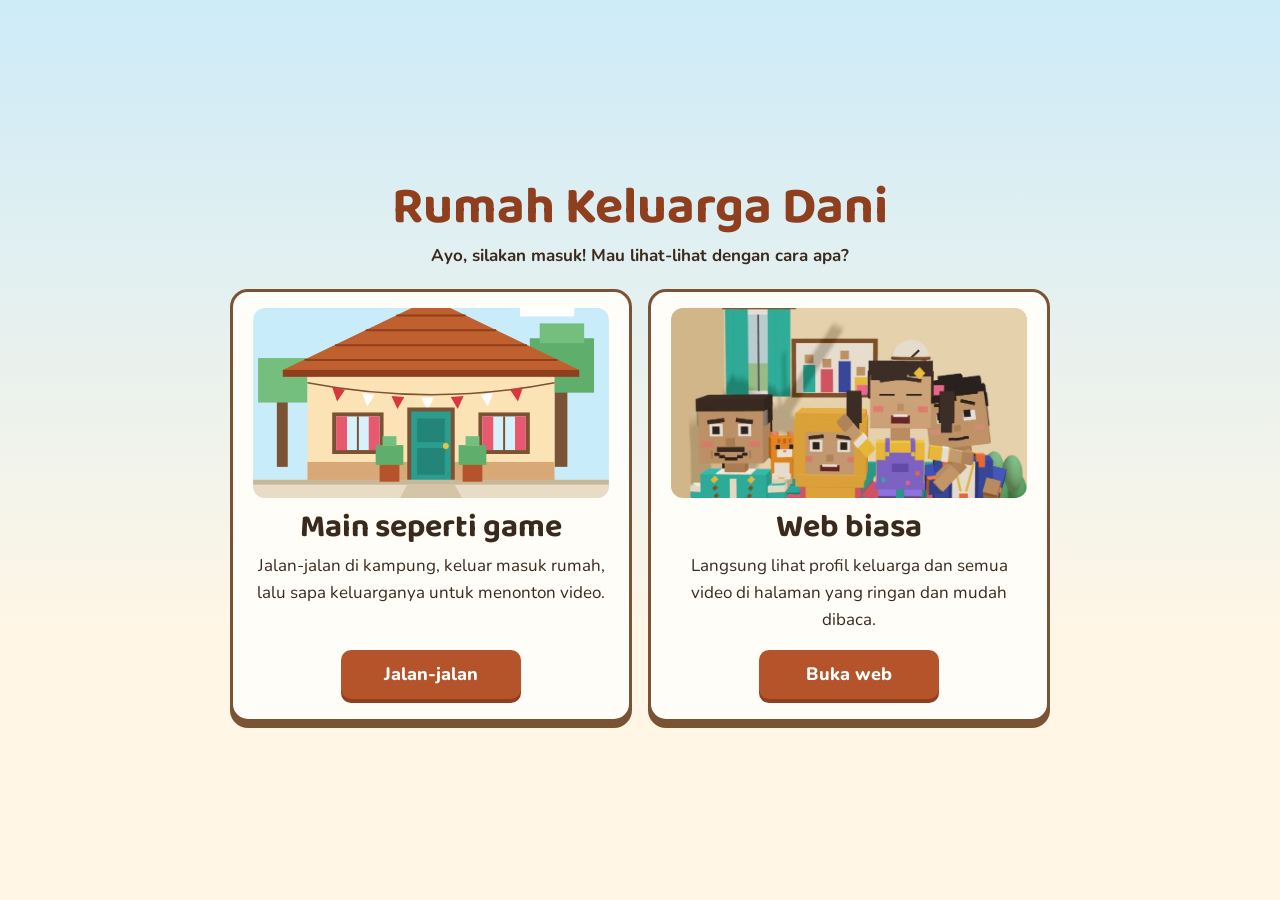
<file: index.html>
<!doctype html>
<html lang="id">
  <head>
    <meta charset="utf-8" />
    <meta name="viewport" content="width=device-width, initial-scale=1, viewport-fit=cover" />
    <title>Rumah Keluarga Dani</title>
    <meta name="description" content="Jalan-jalan di kampung dan Rumah Keluarga Dani, lalu sapa Pak Dani, Bu Dani, Afdi, dan Gempi untuk menonton video mereka." />
    <link rel="preconnect" href="https://fonts.googleapis.com" />
    <link rel="preconnect" href="https://fonts.gstatic.com" crossorigin />
    <link href="https://fonts.googleapis.com/css2?family=Baloo+2:wght@600;800&family=Nunito:wght@400;700;800&display=swap" rel="stylesheet" />
    <link rel="stylesheet" href="css/gaya.css" />
    <link rel="stylesheet" href="css/dunia.css" />
    <link rel="icon" href="assets/ilustrasi/ikon.svg" type="image/svg+xml" />
    <script type="importmap">{ "imports": { "three": "./js/vendor/three.min.js" } }</script>
    <script src="js/app.js" defer></script>
    <script src="js/dunia/menu.js" type="module"></script>
  </head>
  <body data-halaman="dunia">
    <canvas id="kanvas-dunia" tabindex="-1" aria-label="Dunia tiga dimensi Rumah Keluarga Dani"></canvas>

    <div id="layar-depan">
      <div class="menu-awal">
        <h1>Rumah Keluarga Dani</h1>
        <p class="menu-sapaan">Ayo, silakan masuk! Mau lihat-lihat dengan cara apa?</p>
        <div class="menu-pilihan">
          <section class="kartu-pilihan">
            <img src="assets/ilustrasi/rumah.svg" alt="" width="720" height="560" />
            <h2>Main seperti game</h2>
            <p>Jalan-jalan di kampung, keluar masuk rumah, lalu sapa keluarganya untuk menonton video.</p>
            <button id="pilih-game" type="button" class="tombol tombol-besar">Jalan-jalan</button>
            <p id="menu-galat" class="kecil" role="alert" hidden>Game belum bisa dimuat. Periksa koneksi lalu coba lagi.</p>
          </section>
          <section class="kartu-pilihan">
            <img src="assets/anggota/keluarga.jpg" alt="" />
            <h2>Web biasa</h2>
            <p>Langsung lihat profil keluarga dan semua video di halaman yang ringan dan mudah dibaca.</p>
            <a class="tombol tombol-besar" href="beranda.html">Buka web</a>
          </section>
        </div>
      </div>
    </div>

    <div id="hud" hidden>
      <div id="kiri-atas">
        <span id="nama-zona" class="pil" aria-live="polite">Gang</span>
        <span id="misi" class="pil"></span>
      </div>
      <div id="kanan-atas">
        <canvas id="peta-kecil" width="264" height="264" aria-hidden="true"></canvas>
        <div id="tombol-kanan">
          <button id="tombol-sudut" type="button" class="pil">Lihat dari belakang</button>
          <a id="tombol-menu" class="pil" href="index.html">Menu awal</a>
          <button id="tombol-peta" type="button" class="pil">Peta</button>
        </div>
      </div>
      <div id="bidik" aria-hidden="true"></div>
      <div id="kabar" role="status"></div>
      <button id="tombol-aksi" type="button" hidden><kbd>E</kbd><span></span></button>
      <div id="joy" aria-hidden="true"><div id="joy-kenop"></div></div>
      <button id="tombol-lompat" type="button">Lompat</button>
    </div>
    <div id="gelembung" hidden></div>

    <dialog id="panel">
      <div class="panel-atas">
        <button id="panel-tutup" type="button" class="tombol tombol-kecil">Tutup</button>
      </div>
      <div class="panel-gulir"><div id="panel-isi"></div></div>
    </dialog>

    <noscript><p>Permainan ini memerlukan JavaScript. <a href="beranda.html">Buka versi halaman biasa</a>.</p></noscript>
  </body>
</html>
</file>
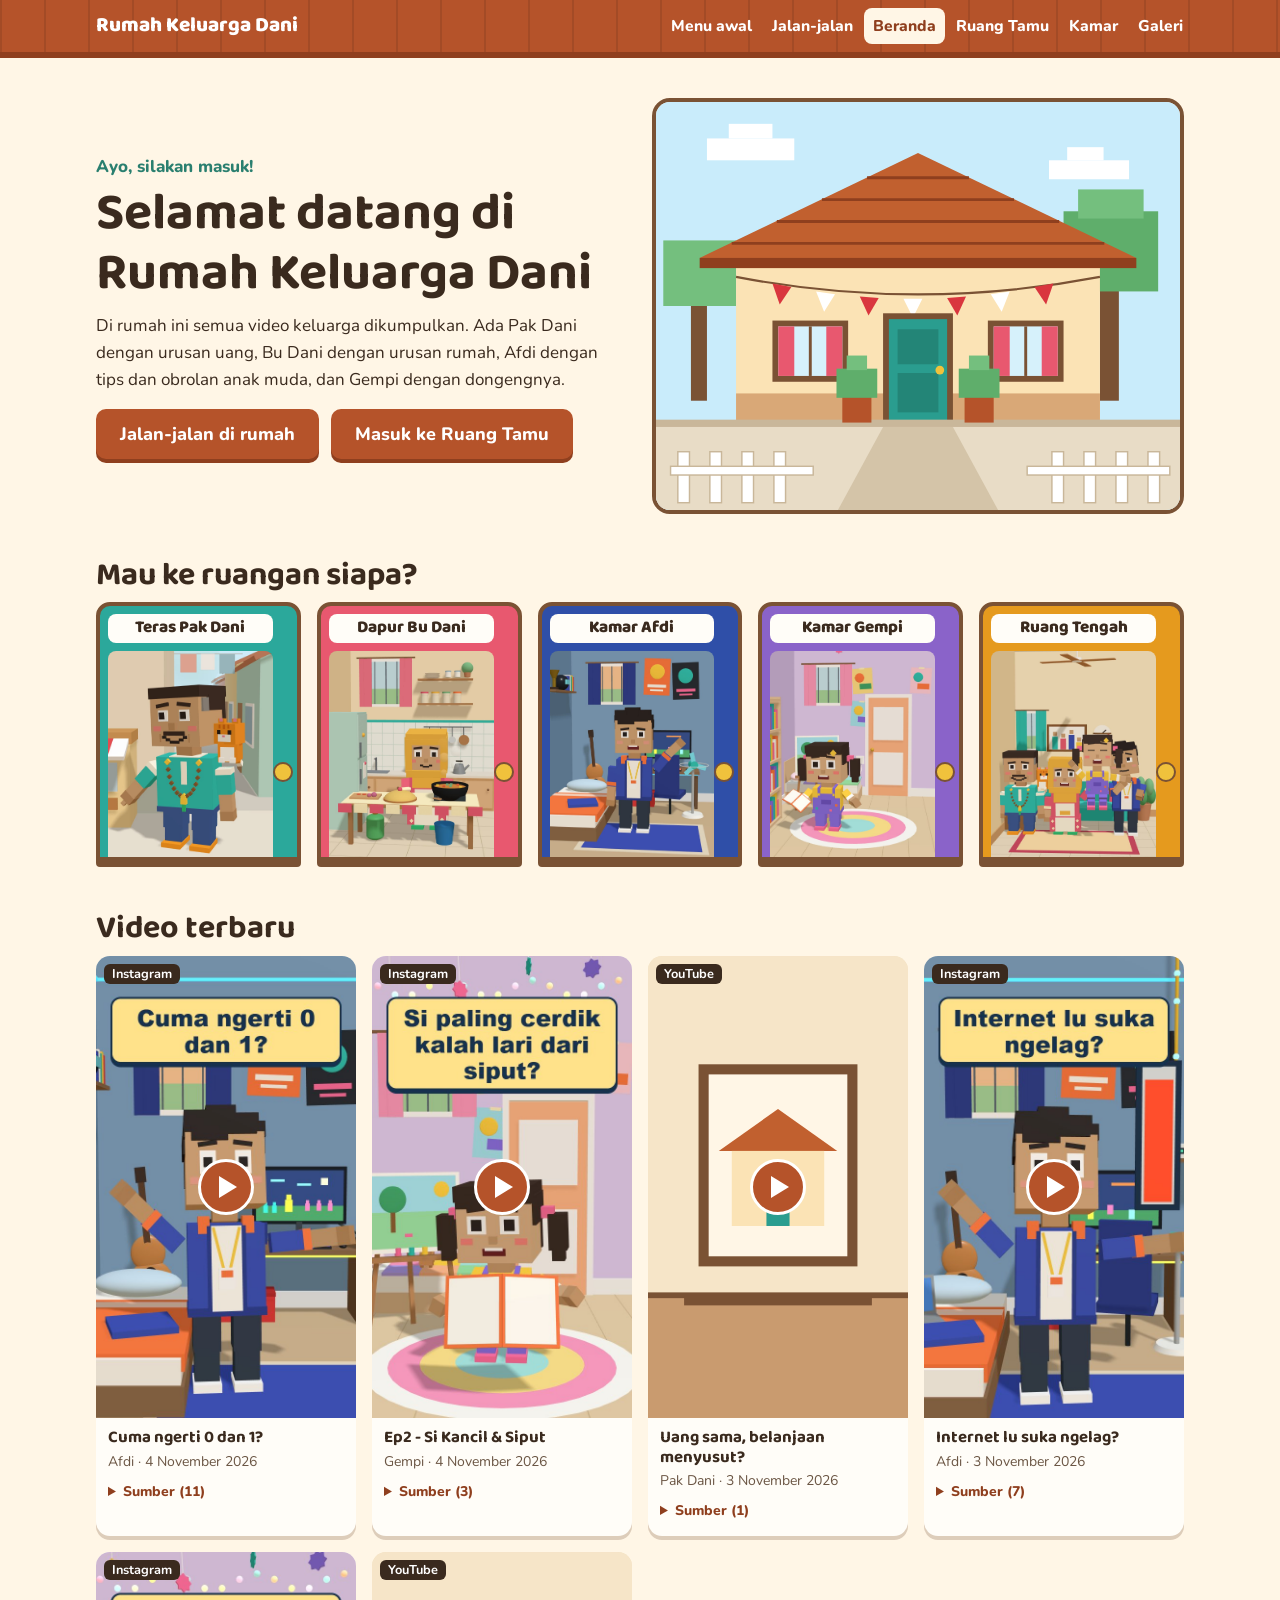
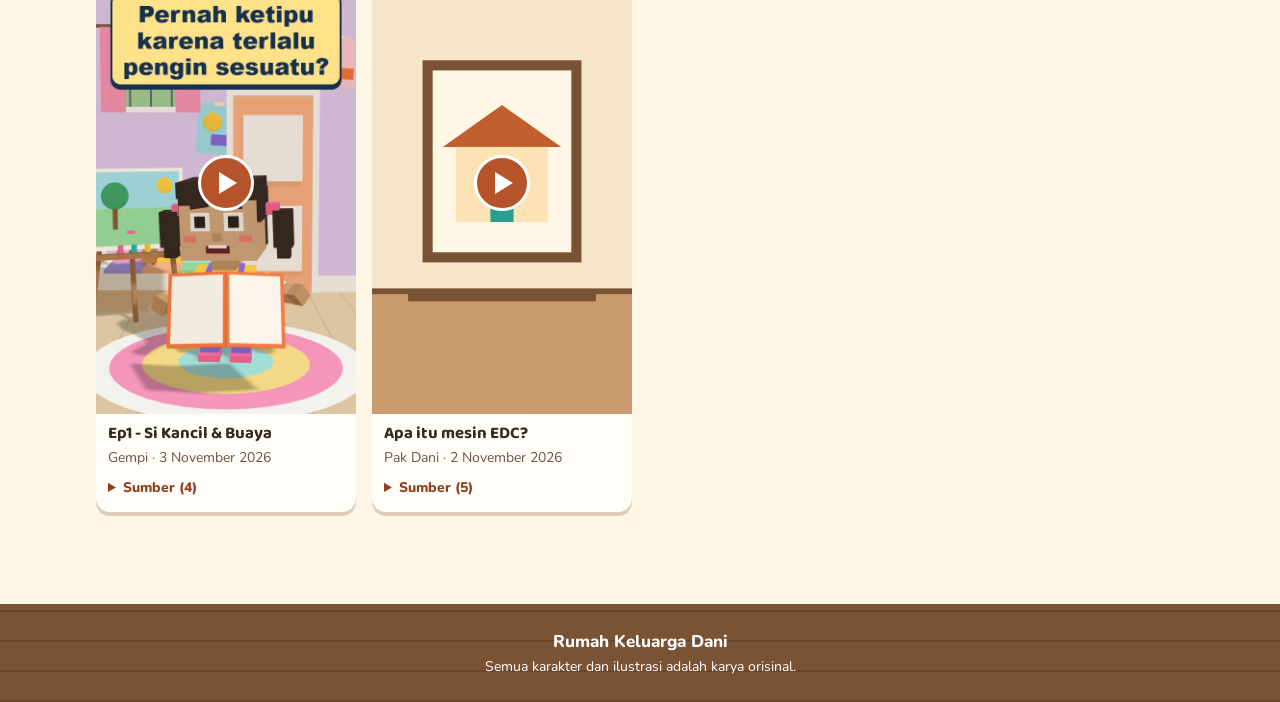
<file: beranda.html>
<!doctype html>
<html lang="id">
  <head>
    <meta charset="utf-8" />
    <meta name="viewport" content="width=device-width, initial-scale=1" />
    <title>Beranda | Rumah Keluarga Dani</title>
    <meta name="description" content="Pusat video Keluarga Dani: Pak Dani, Bu Dani, Afdi, dan Gempi." />
    <link rel="preconnect" href="https://fonts.googleapis.com" />
    <link rel="preconnect" href="https://fonts.gstatic.com" crossorigin />
    <link href="https://fonts.googleapis.com/css2?family=Baloo+2:wght@600;800&family=Nunito:wght@400;700;800&display=swap" rel="stylesheet" />
    <link rel="stylesheet" href="css/gaya.css" />
    <link rel="icon" href="assets/ilustrasi/ikon.svg" type="image/svg+xml" />
    <script src="js/app.js" defer></script>
  </head>
  <body data-halaman="beranda">
    <main></main>
    <noscript>Situs ini memerlukan JavaScript.</noscript>
  </body>
</html>
</file>
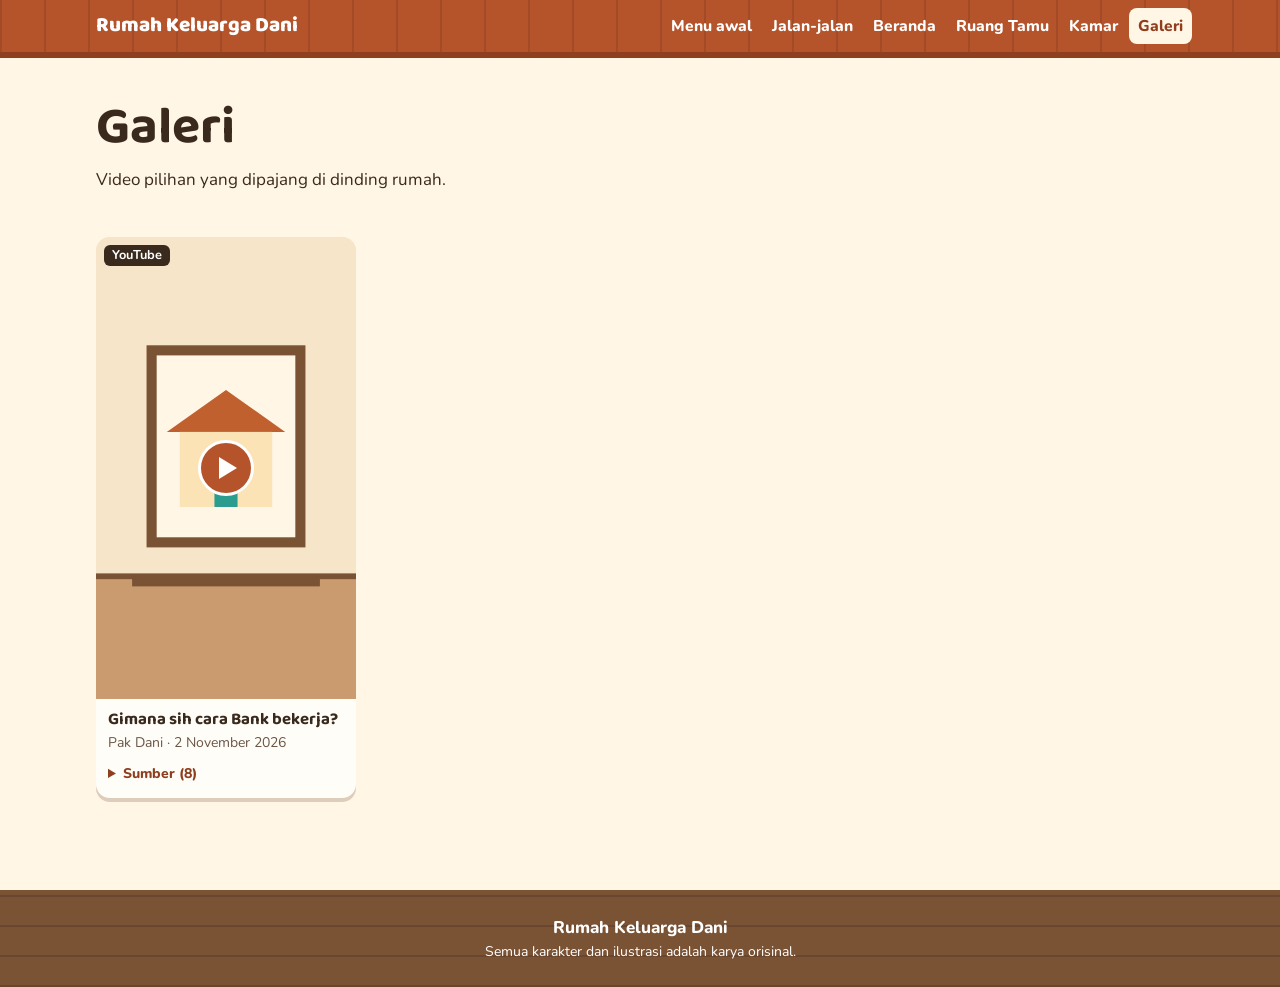
<file: galeri.html>
<!doctype html>
<html lang="id">
  <head>
    <meta charset="utf-8" />
    <meta name="viewport" content="width=device-width, initial-scale=1" />
    <title>Galeri | Rumah Keluarga Dani</title>
    <meta name="description" content="Video pilihan Keluarga Dani." />
    <link rel="preconnect" href="https://fonts.googleapis.com" />
    <link rel="preconnect" href="https://fonts.gstatic.com" crossorigin />
    <link href="https://fonts.googleapis.com/css2?family=Baloo+2:wght@600;800&family=Nunito:wght@400;700;800&display=swap" rel="stylesheet" />
    <link rel="stylesheet" href="css/gaya.css" />
    <link rel="icon" href="assets/ilustrasi/ikon.svg" type="image/svg+xml" />
    <script src="js/app.js" defer></script>
  </head>
  <body data-halaman="galeri">
    <main></main>
    <noscript>Situs ini memerlukan JavaScript.</noscript>
  </body>
</html>
</file>
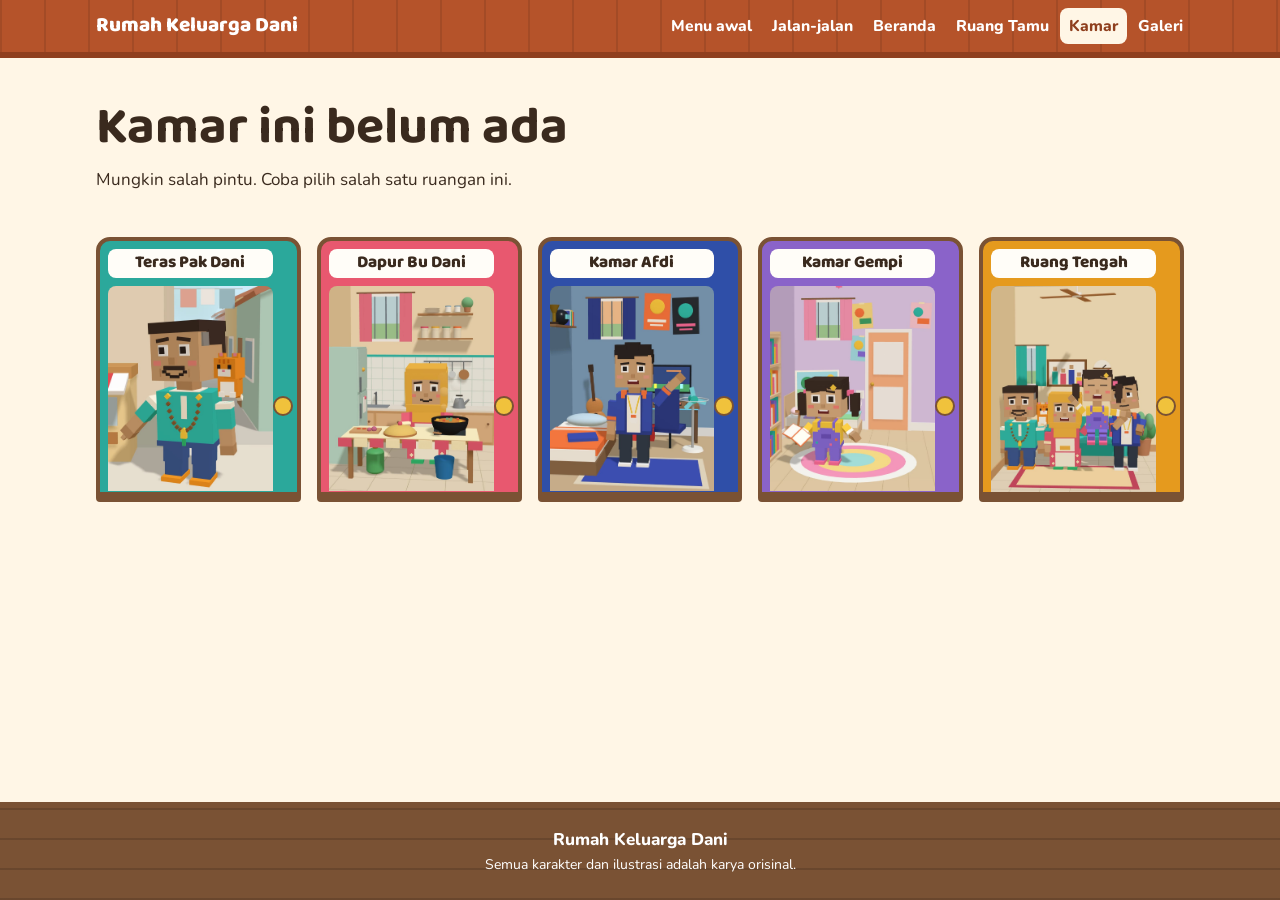
<file: kamar.html>
<!doctype html>
<html lang="id">
  <head>
    <meta charset="utf-8" />
    <meta name="viewport" content="width=device-width, initial-scale=1" />
    <title>Kamar | Rumah Keluarga Dani</title>
    <meta name="description" content="Profil, akun, dan video anggota Keluarga Dani." />
    <link rel="preconnect" href="https://fonts.googleapis.com" />
    <link rel="preconnect" href="https://fonts.gstatic.com" crossorigin />
    <link href="https://fonts.googleapis.com/css2?family=Baloo+2:wght@600;800&family=Nunito:wght@400;700;800&display=swap" rel="stylesheet" />
    <link rel="stylesheet" href="css/gaya.css" />
    <link rel="icon" href="assets/ilustrasi/ikon.svg" type="image/svg+xml" />
    <script src="js/app.js" defer></script>
  </head>
  <body data-halaman="kamar">
    <main></main>
    <noscript>Situs ini memerlukan JavaScript.</noscript>
  </body>
</html>
</file>
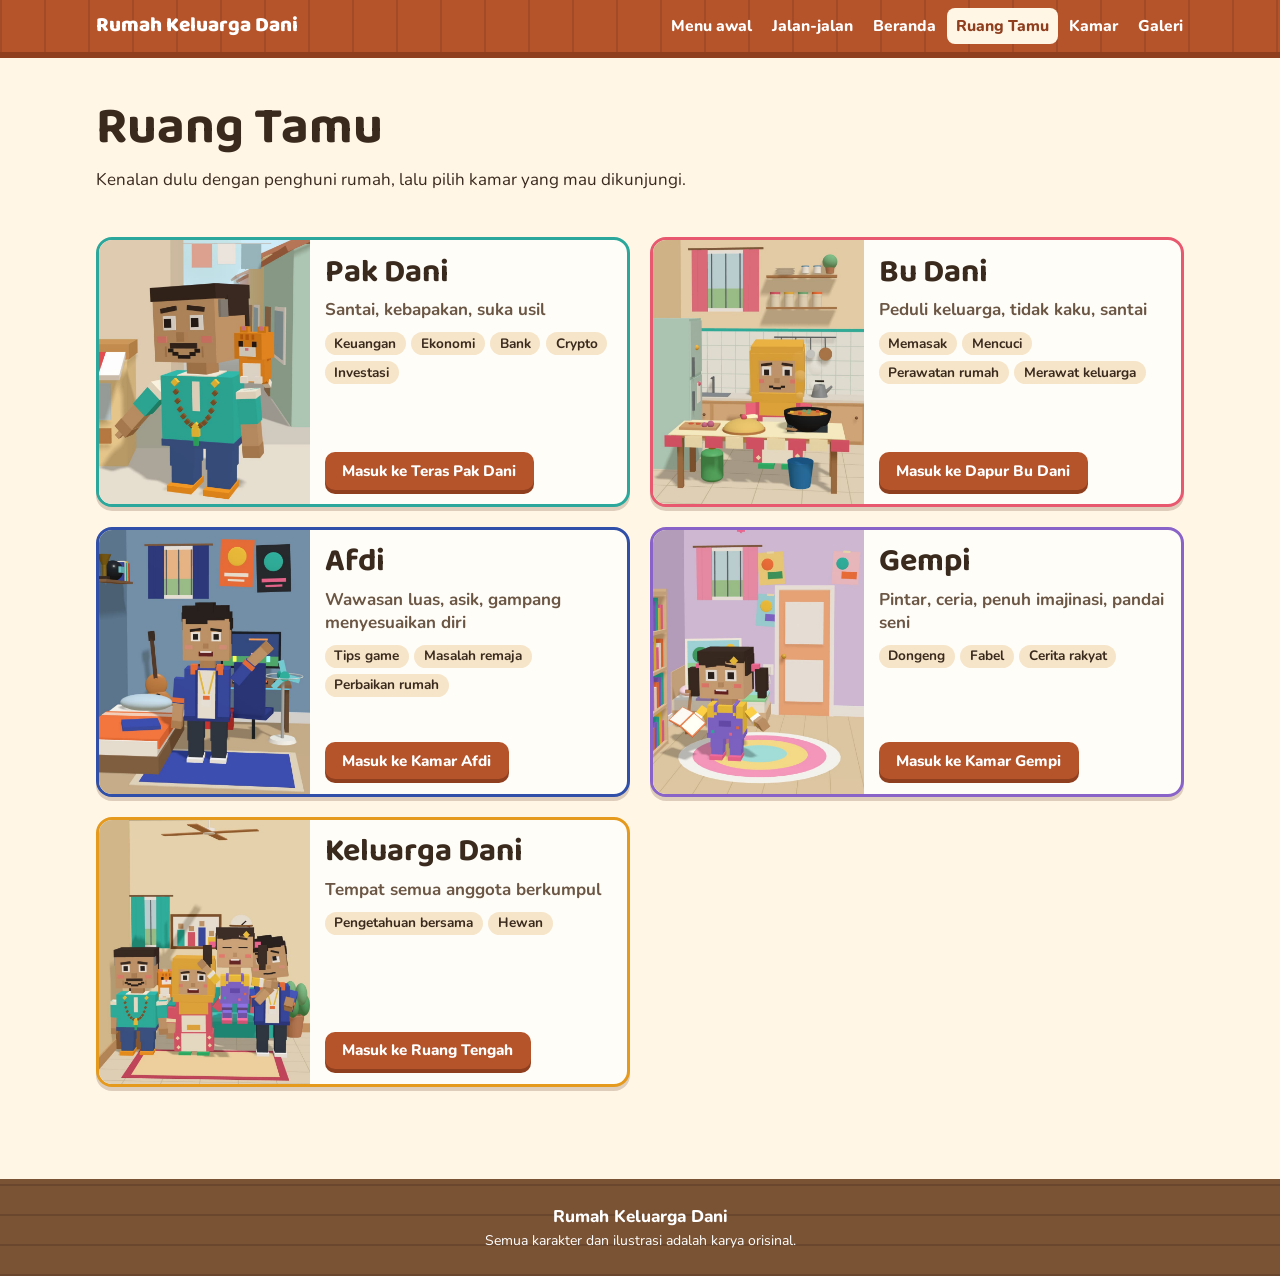
<file: ruang-tamu.html>
<!doctype html>
<html lang="id">
  <head>
    <meta charset="utf-8" />
    <meta name="viewport" content="width=device-width, initial-scale=1" />
    <title>Ruang Tamu | Rumah Keluarga Dani</title>
    <meta name="description" content="Kenalan dengan anggota Keluarga Dani." />
    <link rel="preconnect" href="https://fonts.googleapis.com" />
    <link rel="preconnect" href="https://fonts.gstatic.com" crossorigin />
    <link href="https://fonts.googleapis.com/css2?family=Baloo+2:wght@600;800&family=Nunito:wght@400;700;800&display=swap" rel="stylesheet" />
    <link rel="stylesheet" href="css/gaya.css" />
    <link rel="icon" href="assets/ilustrasi/ikon.svg" type="image/svg+xml" />
    <script src="js/app.js" defer></script>
  </head>
  <body data-halaman="ruang-tamu">
    <main></main>
    <noscript>Situs ini memerlukan JavaScript.</noscript>
  </body>
</html>
</file>
<file: css/gaya.css>
:root {
  color-scheme: light;
  --krem: #fff6e6;
  --krem-tua: #f6e5c8;
  --kertas: #fffdf8;
  --tinta: #3a2a1e;
  --tinta-lembut: #6b5644;
  --terakota: #b5532a;
  --terakota-tua: #8f3f1e;
  --kayu: #a9744a;
  --kayu-tua: #7a5234;
  --hijau: #2a7f6f;
  --aksen: var(--terakota);
  --bayang: 0 4px 0 rgb(122 82 52 / 0.25);
  --judul: "Baloo 2", "Trebuchet MS", Verdana, sans-serif;
  --isi: "Nunito", "Segoe UI", system-ui, sans-serif;
}

* {
  box-sizing: border-box;
}

body {
  margin: 0;
  min-height: 100dvh;
  display: flex;
  flex-direction: column;
  background: var(--krem);
  color: var(--tinta);
  font-family: var(--isi);
  font-size: 1.0625rem;
  line-height: 1.6;
}

img {
  display: block;
  max-width: 100%;
}

a {
  color: var(--terakota-tua);
}

h1,
h2,
h3 {
  font-family: var(--judul);
  line-height: 1.15;
  margin: 0 0 0.5rem;
}

h1 {
  font-size: clamp(2.1rem, 6vw, 3.25rem);
}

h2 {
  font-size: clamp(1.5rem, 4vw, 2rem);
}

p {
  margin: 0 0 1rem;
}

.kecil {
  font-size: 0.875rem;
  color: var(--tinta-lembut);
  margin: 0;
}

main {
  flex: 1;
  width: min(1120px, 100%);
  margin: 0 auto;
  padding: 1.5rem 1rem 3rem;
}

main > section,
main > div {
  margin-bottom: 2.75rem;
}

:focus-visible {
  outline: 3px solid var(--hijau);
  outline-offset: 2px;
}

/* Atap: deretan genteng */
.atap {
  position: sticky;
  top: 0;
  z-index: 10;
  background: var(--terakota);
  background-image: repeating-linear-gradient(90deg, rgb(0 0 0 / 0.1) 0 2px, transparent 2px 44px);
  border-bottom: 6px solid var(--terakota-tua);
  color: #fff;
}

.atap-isi {
  width: min(1120px, 100%);
  margin: 0 auto;
  padding: 0.5rem 1rem;
  display: flex;
  flex-wrap: wrap;
  align-items: center;
  justify-content: space-between;
  gap: 0.15rem 1rem;
}

.merek {
  font-family: var(--judul);
  font-weight: 800;
  font-size: 1.3rem;
  color: #fff;
  text-decoration: none;
}

.atap nav {
  display: flex;
  flex-wrap: wrap;
  align-items: center;
  gap: 0.15rem;
  margin-inline: -0.5rem;
}

.atap nav > a,
.atap summary {
  display: block;
  padding: 0.35rem 0.55rem;
  border-radius: 8px;
  color: #fff;
  font-weight: 800;
  font-size: 0.975rem;
  text-decoration: none;
  white-space: nowrap;
  cursor: pointer;
}

.atap nav > a:hover,
.atap summary:hover {
  background: rgb(0 0 0 / 0.15);
}

.atap .aktif {
  background: var(--krem);
  color: var(--terakota-tua);
}

.atap :focus-visible {
  outline-color: #fff;
}

.menu-kamar {
  position: relative;
}

.menu-kamar summary::marker {
  font-size: 0.75em;
}

.menu-kamar-isi {
  position: absolute;
  top: calc(100% + 0.5rem);
  left: 50%;
  translate: -50% 0;
  min-width: 200px;
  padding: 0.4rem;
  display: grid;
  background: var(--kertas);
  border: 3px solid var(--kayu-tua);
  border-radius: 12px;
  box-shadow: var(--bayang);
}

.menu-kamar-isi a {
  padding: 0.5rem 0.7rem;
  border-radius: 8px;
  color: var(--tinta);
  font-weight: 700;
  text-decoration: none;
}

.menu-kamar-isi a:hover,
.menu-kamar-isi a[aria-current] {
  background: var(--krem-tua);
}

/* Lantai kayu */
.lantai {
  padding: 1.5rem 1rem;
  background: var(--kayu-tua);
  background-image: repeating-linear-gradient(0deg, rgb(0 0 0 / 0.14) 0 2px, transparent 2px 30px);
  color: #fff;
  text-align: center;
}

.lantai p {
  margin: 0;
  font-weight: 800;
}

.lantai .kecil {
  color: #fff;
  font-weight: 400;
}

/* Tombol */
.tombol {
  display: inline-block;
  padding: 0.55rem 1.1rem;
  border: 0;
  border-radius: 10px;
  background: var(--terakota);
  box-shadow: 0 4px 0 var(--terakota-tua);
  color: #fff;
  font: 800 1rem var(--isi);
  text-decoration: none;
  cursor: pointer;
}

.tombol:hover {
  background: var(--terakota-tua);
}

.tombol-besar {
  padding: 0.8rem 1.5rem;
  font-size: 1.125rem;
}

.tombol-kecil {
  padding: 0.35rem 0.9rem;
  font-size: 0.95rem;
}

.tombol-mati {
  background: var(--krem-tua);
  box-shadow: none;
  color: var(--tinta-lembut);
  font-weight: 700;
  cursor: default;
}

.tombol-mati:hover {
  background: var(--krem-tua);
}

/* Beranda */
.depan {
  display: grid;
  gap: 1.5rem;
  align-items: center;
}

.sapaan {
  margin-bottom: 0.25rem;
  color: var(--hijau);
  font-weight: 800;
}

.depan-gambar {
  width: 100%;
  height: auto;
  border-radius: 18px;
  border: 4px solid var(--kayu-tua);
}

.kisi-pintu {
  display: grid;
  grid-template-columns: repeat(2, minmax(0, 1fr));
  gap: 1rem;
}

.pintu {
  position: relative;
  display: block;
  padding: 0.5rem 1.5rem 0 0.5rem;
  background: var(--aksen);
  border: 4px solid var(--kayu-tua);
  border-bottom-width: 10px;
  border-radius: 14px 14px 4px 4px;
  color: var(--tinta);
  text-decoration: none;
  transition: translate 0.15s ease;
}

.pintu:hover {
  translate: 0 -4px;
}

.pintu-papan {
  display: block;
  margin: 0 auto 0.5rem;
  padding: 0.25rem 0.5rem;
  background: var(--kertas);
  border-radius: 8px;
  font-family: var(--judul);
  font-weight: 800;
  line-height: 1.2;
  text-align: center;
}

.pintu img {
  width: 100%;
  aspect-ratio: 4 / 5;
  object-fit: cover;
  border-radius: 8px 8px 0 0;
}

/* Gagang pintu */
.pintu::after {
  content: "";
  position: absolute;
  right: 0.25rem;
  top: 62%;
  width: 16px;
  height: 16px;
  background: #f0c23c;
  border: 2px solid var(--kayu-tua);
  border-radius: 50%;
}

/* Ruang Tamu */
.kepala-ruang p {
  max-width: 60ch;
  margin-bottom: 0;
}

.kisi-anggota {
  display: grid;
  gap: 1.25rem;
}

.anggota {
  display: grid;
  grid-template-columns: minmax(0, 2fr) minmax(0, 3fr);
  overflow: hidden;
  background: var(--kertas);
  border: 3px solid var(--aksen);
  border-radius: 16px;
  box-shadow: var(--bayang);
}

.anggota img {
  width: 100%;
  height: 100%;
  object-fit: cover;
  object-position: center 30%;
}

.anggota-teks {
  display: flex;
  flex-direction: column;
  align-items: flex-start;
  padding: 0.9rem;
}

.anggota-teks .tombol {
  margin-top: auto;
  font-size: 0.95rem;
}

.sifat {
  color: var(--tinta-lembut);
  font-weight: 700;
  line-height: 1.35;
  margin-bottom: 0.6rem;
}

.chips {
  display: flex;
  flex-wrap: wrap;
  gap: 0.35rem;
  margin: 0 0 1rem;
  padding: 0;
  list-style: none;
}

.chips li {
  padding: 0.05rem 0.6rem;
  background: var(--krem-tua);
  border-radius: 999px;
  font-size: 0.85rem;
  font-weight: 700;
}

/* Kamar */
.profil {
  display: grid;
  gap: 1.25rem;
}

.profil > img {
  width: min(320px, 100%);
  aspect-ratio: 4 / 5;
  object-fit: cover;
  border: 5px solid var(--kayu-tua);
  border-radius: 12px;
  outline: 4px solid var(--aksen);
  justify-self: center;
}

.papan-nama {
  display: inline-block;
  margin-bottom: 0.5rem;
  padding: 0.1rem 0.75rem;
  background: var(--kayu-tua);
  border-radius: 8px;
  color: #fff;
  font-family: var(--judul);
  font-weight: 700;
}

.baris-akun {
  display: flex;
  flex-wrap: wrap;
  gap: 0.75rem;
}

.baris-saring {
  display: flex;
  flex-wrap: wrap;
  gap: 0.5rem;
  margin-bottom: 1rem;
}

.saring {
  padding: 0.3rem 0.9rem;
  background: var(--kertas);
  border: 2px solid var(--kayu-tua);
  border-radius: 999px;
  color: var(--tinta);
  font: 700 0.95rem var(--isi);
  cursor: pointer;
}

.saring[aria-pressed="true"] {
  background: var(--kayu-tua);
  color: #fff;
}

/* Video */
.kisi-video {
  display: grid;
  grid-template-columns: repeat(2, minmax(0, 1fr));
  gap: 1rem;
}

.video {
  overflow: hidden;
  background: var(--kertas);
  border-radius: 14px;
  box-shadow: var(--bayang);
}

.video-sampul {
  position: relative;
  display: block;
  width: 100%;
  aspect-ratio: 9 / 16;
  padding: 0;
  overflow: hidden;
  background: var(--krem-tua);
  border: 0;
  cursor: pointer;
}

div.video-sampul {
  cursor: default;
}

.video-sampul img {
  width: 100%;
  height: 100%;
  object-fit: cover;
}

.lencana {
  position: absolute;
  top: 0.5rem;
  left: 0.5rem;
  padding: 0 0.5rem;
  background: var(--tinta);
  border-radius: 6px;
  color: #fff;
  font: 700 0.8rem/1.6 var(--isi);
}

.tombol-putar {
  position: absolute;
  inset: 50% auto auto 50%;
  width: 56px;
  height: 56px;
  translate: -50% -50%;
  background: var(--terakota);
  border: 3px solid #fff;
  border-radius: 50%;
}

.tombol-putar::after {
  content: "";
  position: absolute;
  top: 50%;
  left: 54%;
  translate: -50% -50%;
  border-style: solid;
  border-width: 11px 0 11px 18px;
  border-color: transparent transparent transparent #fff;
}

.video-teks {
  padding: 0.65rem 0.75rem 0.8rem;
}

.video h3 {
  margin-bottom: 0.2rem;
  font-size: 1.05rem;
  overflow-wrap: anywhere;
}

.video h3 a {
  color: inherit;
  text-decoration: none;
}

.video h3 a:hover {
  text-decoration: underline;
}

.sumber {
  margin-top: 0.5rem;
  font-size: 0.875rem;
}

.sumber summary {
  color: var(--terakota-tua);
  font-weight: 800;
  cursor: pointer;
}

.sumber ul {
  margin: 0.35rem 0 0;
  padding-left: 1.1rem;
}

.sumber li {
  margin-bottom: 0.3rem;
  line-height: 1.35;
  overflow-wrap: anywhere;
}

/* Pemutar */
.pemutar {
  width: min(420px, 94vw);
  padding: 0;
  background: transparent;
  border: 0;
}

.pemutar::backdrop {
  background: rgb(40 25 15 / 0.75);
}

.pemutar-isi {
  overflow: hidden;
  background: var(--kertas);
  border-radius: 14px;
}

.pemutar-layar {
  aspect-ratio: 9 / 16;
  max-height: calc(100dvh - 7rem);
  width: 100%;
  background: #000;
}

.pemutar-layar iframe {
  display: block;
  width: 100%;
  height: 100%;
  border: 0;
}

.pemutar-bawah {
  display: flex;
  align-items: center;
  justify-content: space-between;
  gap: 1rem;
  padding: 0.6rem 0.9rem 0.8rem;
  font-weight: 800;
}

/* Kosong */
.kosong {
  padding: 1.75rem 1.25rem;
  background: var(--kertas);
  border: 3px dashed var(--kayu);
  border-radius: 14px;
  text-align: center;
}

.kosong p {
  margin: 0;
}

.kosong-judul {
  font-family: var(--judul);
  font-size: 1.3rem;
  font-weight: 800;
}

/* Layar sangat sempit: kartu anggota ditumpuk */
@media (max-width: 379px) {
  .anggota {
    grid-template-columns: 1fr;
  }

  .anggota img {
    aspect-ratio: 4 / 3;
  }
}

@media (min-width: 720px) {
  .depan,
  .profil {
    grid-template-columns: 1fr 1fr;
  }

  .profil {
    grid-template-columns: 320px 1fr;
    gap: 2.5rem;
  }

  .kisi-pintu {
    grid-template-columns: repeat(3, minmax(0, 1fr));
  }

  .kisi-anggota {
    grid-template-columns: repeat(2, minmax(0, 1fr));
  }

  .kisi-video {
    grid-template-columns: repeat(3, minmax(0, 1fr));
  }

  main {
    padding-top: 2.5rem;
  }
}

@media (min-width: 1000px) {
  .kisi-pintu {
    grid-template-columns: repeat(5, minmax(0, 1fr));
  }

  .kisi-video {
    grid-template-columns: repeat(4, minmax(0, 1fr));
  }
}

@media (prefers-reduced-motion: reduce) {
  .pintu {
    transition: none;
  }
}
</file>
<file: css/dunia.css>
/* Tampilan di atas dunia 3D. Warna dasar datang dari gaya.css. */

body[data-halaman="dunia"] {
  position: fixed;
  inset: 0;
  overflow: hidden;
  overscroll-behavior: none;
  background: #cdebf8;
}

#kanvas-dunia {
  position: fixed;
  inset: 0;
  display: block;
  width: 100%;
  height: 100%;
  touch-action: none;
  cursor: grab;
  outline: none;
}

#kanvas-dunia:active {
  cursor: grabbing;
}

/* ---------- Menu awal ---------- */

#layar-depan {
  position: fixed;
  inset: 0;
  z-index: 5;
  overflow-y: auto;
  padding: 16px;
  background: linear-gradient(180deg, #cdebf8 0%, var(--krem) 70%);
}

#layar-depan[hidden],
#hud[hidden],
#gelembung[hidden],
#tombol-aksi[hidden],
#menu-galat[hidden] {
  display: none;
}

.menu-awal {
  display: flex;
  flex-direction: column;
  justify-content: center;
  width: min(820px, 100%);
  min-height: 100%;
  margin: 0 auto;
  text-align: center;
}

.menu-awal h1 {
  margin-bottom: 0.25rem;
  color: var(--terakota-tua);
}

.menu-sapaan {
  margin-bottom: 1.25rem;
  font-weight: 700;
}

.menu-pilihan {
  display: grid;
  grid-template-columns: repeat(2, 1fr);
  gap: 1rem;
}

.kartu-pilihan {
  display: flex;
  flex-direction: column;
  align-items: center;
  padding: 1rem 1.25rem 1.25rem;
  border: 3px solid var(--kayu-tua);
  border-radius: 18px;
  background: var(--kertas);
  box-shadow: 0 6px 0 var(--kayu-tua);
}

.kartu-pilihan img {
  width: 100%;
  height: 190px;
  margin-bottom: 0.75rem;
  border-radius: 12px;
  object-fit: cover;
}

.kartu-pilihan h2 {
  margin-bottom: 0.35rem;
}

.kartu-pilihan p {
  flex: 1;
  margin-bottom: 1rem;
}

.kartu-pilihan .tombol {
  min-width: 180px;
}

.kartu-pilihan .tombol[disabled] {
  opacity: 0.7;
  cursor: progress;
}

#menu-galat {
  margin: 0.6rem 0 0;
  color: var(--terakota-tua);
}

@media (max-width: 620px) {
  .menu-pilihan {
    grid-template-columns: 1fr;
  }

  .kartu-pilihan {
    padding: 0.75rem 1rem 1rem;
  }

  .kartu-pilihan img {
    height: 92px;
    margin-bottom: 0.5rem;
  }

  .kartu-pilihan p {
    margin-bottom: 0.65rem;
    font-size: 1rem;
    line-height: 1.45;
  }

  .menu-sapaan {
    margin-bottom: 0.75rem;
  }

  .menu-awal {
    justify-content: flex-start;
  }
}

/* ---------- HUD ---------- */

#hud {
  position: fixed;
  inset: 0;
  z-index: 3;
  pointer-events: none;
  font-family: var(--isi);
}

.pil {
  display: inline-block;
  padding: 0.25rem 0.85rem;
  border: 2px solid var(--kayu-tua);
  border-radius: 999px;
  background: var(--kertas);
  color: var(--tinta);
  font-weight: 800;
  box-shadow: 0 3px 0 rgb(122 82 52 / 0.35);
}

#kiri-atas {
  position: absolute;
  top: max(12px, env(safe-area-inset-top));
  left: max(12px, env(safe-area-inset-left));
  display: flex;
  flex-direction: column;
  align-items: flex-start;
  gap: 6px;
}

#nama-zona {
  font-family: var(--judul);
  font-size: 1.2rem;
  color: var(--terakota-tua);
}

#nama-zona.ganti {
  animation: zona 0.45s ease-out;
}

@keyframes zona {
  from {
    transform: scale(1.18);
  }
}

#misi {
  font-size: 0.8125rem;
}

#kanan-atas {
  position: absolute;
  top: max(12px, env(safe-area-inset-top));
  right: max(12px, env(safe-area-inset-right));
  display: flex;
  flex-direction: column;
  align-items: flex-end;
  gap: 8px;
}

#peta-kecil {
  width: 120px;
  height: 120px;
  border: 3px solid var(--kayu-tua);
  border-radius: 50%;
  background: #c6d8a8;
  box-shadow: 0 3px 0 rgb(122 82 52 / 0.35);
}

#tombol-kanan {
  display: flex;
  flex-wrap: wrap;
  justify-content: flex-end;
  gap: 6px;
  max-width: calc(100vw - 150px);
}

#bidik {
  display: none;
  position: absolute;
  top: 50%;
  left: 50%;
  width: 6px;
  height: 6px;
  margin: -3px 0 0 -3px;
  border-radius: 50%;
  background: rgb(255 253 248 / 0.9);
  box-shadow: 0 0 0 1.5px rgb(58 42 30 / 0.55);
}

.orang-pertama #bidik {
  display: block;
}

#tombol-peta,
#tombol-sudut,
#tombol-menu {
  pointer-events: auto;
  font-family: var(--isi);
  font-size: 0.9375rem;
  line-height: 1.6;
  text-decoration: none;
  cursor: pointer;
}

#tombol-peta:hover,
#tombol-sudut:hover,
#tombol-menu:hover {
  background: var(--krem-tua);
}

#kabar {
  position: absolute;
  left: 50%;
  bottom: calc(max(16px, env(safe-area-inset-bottom)) + 74px);
  width: min(460px, calc(100vw - 32px));
  padding: 0.6rem 1rem;
  border: 2px solid var(--kayu-tua);
  border-radius: 14px;
  background: var(--kertas);
  font-weight: 700;
  text-align: center;
  transform: translate(-50%, 8px);
  opacity: 0;
  transition: opacity 0.2s, transform 0.2s;
}

#kabar.muncul {
  transform: translate(-50%, 0);
  opacity: 1;
}

#tombol-aksi {
  position: absolute;
  left: 50%;
  bottom: max(16px, env(safe-area-inset-bottom));
  display: inline-flex;
  align-items: center;
  gap: 0.55rem;
  max-width: calc(100vw - 32px);
  padding: 0.6rem 1.15rem;
  border: 3px solid var(--terakota-tua);
  border-radius: 999px;
  background: var(--terakota);
  color: #fff;
  font-family: var(--isi);
  font-size: 1.0625rem;
  font-weight: 800;
  box-shadow: 0 4px 0 var(--terakota-tua);
  cursor: pointer;
  pointer-events: auto;
  transform: translateX(-50%);
}

#tombol-aksi kbd {
  padding: 0 0.45rem;
  border-radius: 6px;
  background: var(--kertas);
  color: var(--terakota-tua);
  font: inherit;
}

.sentuh #tombol-aksi kbd {
  display: none;
}

#gelembung {
  position: fixed;
  top: 0;
  left: 0;
  z-index: 2;
  max-width: 240px;
  padding: 0.35rem 0.75rem;
  border: 2px solid var(--kayu-tua);
  border-radius: 14px;
  background: var(--kertas);
  color: var(--tinta);
  font-family: var(--judul);
  font-size: 1rem;
  font-weight: 800;
  line-height: 1.2;
  text-align: center;
  pointer-events: none;
  white-space: nowrap;
}

/* ---------- Kendali sentuh ---------- */

#joy,
#tombol-lompat {
  display: none;
  pointer-events: auto;
  touch-action: none;
  user-select: none;
  -webkit-user-select: none;
}

.sentuh #joy {
  position: absolute;
  left: max(20px, env(safe-area-inset-left));
  bottom: max(24px, env(safe-area-inset-bottom));
  display: grid;
  place-items: center;
  width: 124px;
  height: 124px;
  border: 3px solid rgb(255 253 248 / 0.9);
  border-radius: 50%;
  background: rgb(58 42 30 / 0.28);
}

#joy-kenop {
  width: 56px;
  height: 56px;
  border: 3px solid var(--kayu-tua);
  border-radius: 50%;
  background: var(--kertas);
}

.sentuh #tombol-lompat {
  position: absolute;
  right: max(20px, env(safe-area-inset-right));
  bottom: max(36px, env(safe-area-inset-bottom));
  display: block;
  width: 80px;
  height: 80px;
  border: 3px solid var(--kayu-tua);
  border-radius: 50%;
  background: var(--kertas);
  color: var(--tinta);
  font-family: var(--isi);
  font-size: 0.875rem;
  font-weight: 800;
}

.sentuh #tombol-aksi {
  bottom: calc(max(24px, env(safe-area-inset-bottom)) + 136px);
}

.sentuh #kabar {
  bottom: calc(max(24px, env(safe-area-inset-bottom)) + 196px);
}

/* ---------- Panel ---------- */

#panel {
  width: min(760px, calc(100vw - 24px));
  max-height: min(86dvh, 860px);
  padding: 0;
  border: 3px solid var(--kayu-tua);
  border-radius: 18px;
  background: var(--krem);
  color: var(--tinta);
  box-shadow: 0 6px 0 var(--kayu-tua);
}

#panel::backdrop {
  background: rgb(58 42 30 / 0.4);
}

#panel[open] {
  position: fixed;
  display: flex;
  flex-direction: column;
}

.panel-gulir {
  flex: 1;
  min-height: 0;
  padding: 1rem 1.25rem 1.25rem;
  overflow-y: auto;
}

.panel-atas {
  position: absolute;
  top: 0.65rem;
  right: 0.85rem;
  z-index: 1;
}

#panel h2 {
  padding-right: 5rem;
}

#panel h3 {
  margin: 1.25rem 0 0.6rem;
  font-size: 1.25rem;
}

.panel-profil {
  display: grid;
  grid-template-columns: 180px 1fr;
  gap: 1rem;
  align-items: start;
}

.panel-profil img {
  width: 100%;
  border: 3px solid var(--aksen);
  border-radius: 14px;
  aspect-ratio: 1;
  object-fit: cover;
}

.panel-kaki {
  margin: 1.1rem 0 0;
  font-weight: 700;
}

.daftar-tempat {
  display: grid;
  grid-template-columns: repeat(auto-fill, minmax(165px, 1fr));
  gap: 0.5rem;
  margin-top: 0.75rem;
}

.cara-main {
  margin: 0;
  padding-left: 1.2rem;
}

#panel .kisi-video {
  grid-template-columns: repeat(auto-fill, minmax(190px, 1fr));
}

@media (max-width: 560px) {
  .panel-profil {
    grid-template-columns: 1fr;
  }

  .panel-profil img {
    width: 140px;
  }

  #peta-kecil {
    width: 88px;
    height: 88px;
  }

  #gelembung {
    white-space: normal;
  }
}

@media (prefers-reduced-motion: reduce) {
  #nama-zona.ganti {
    animation: none;
  }

  #kabar {
    transition: none;
  }
}
</file>
